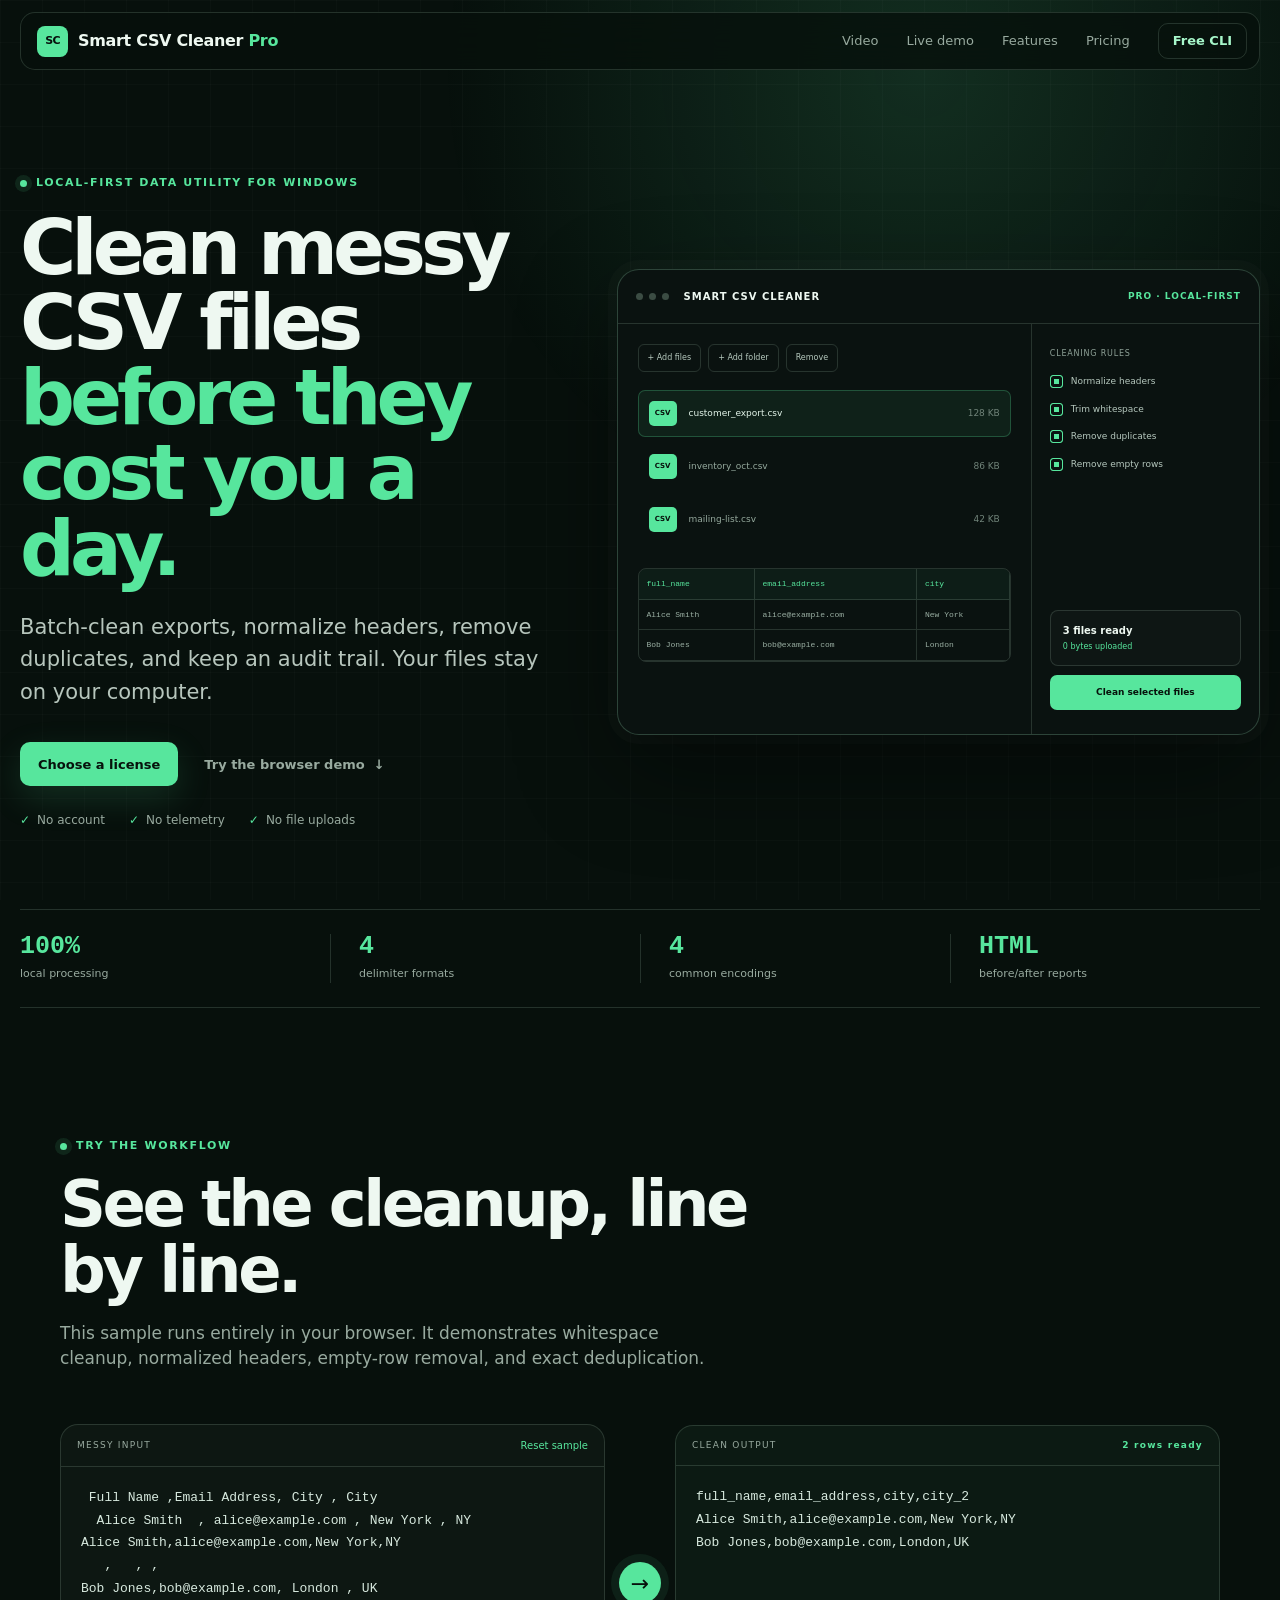
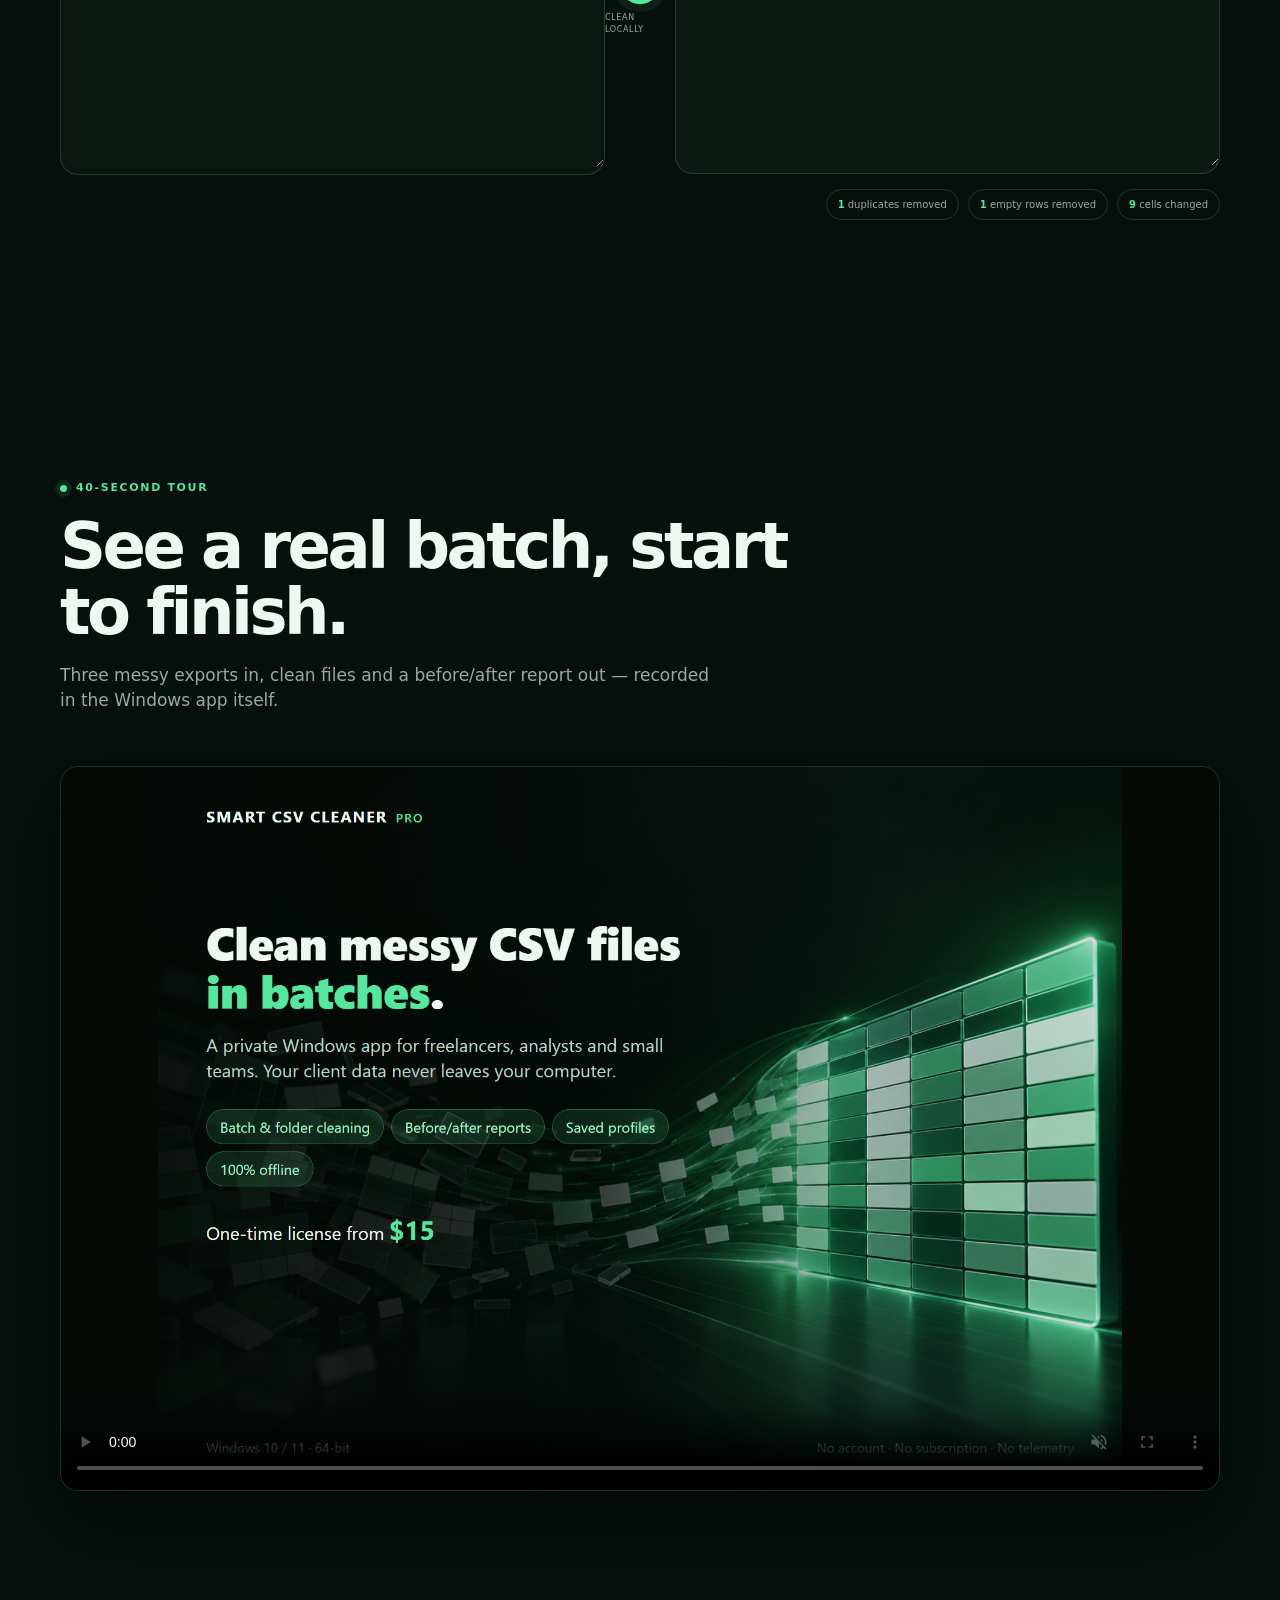
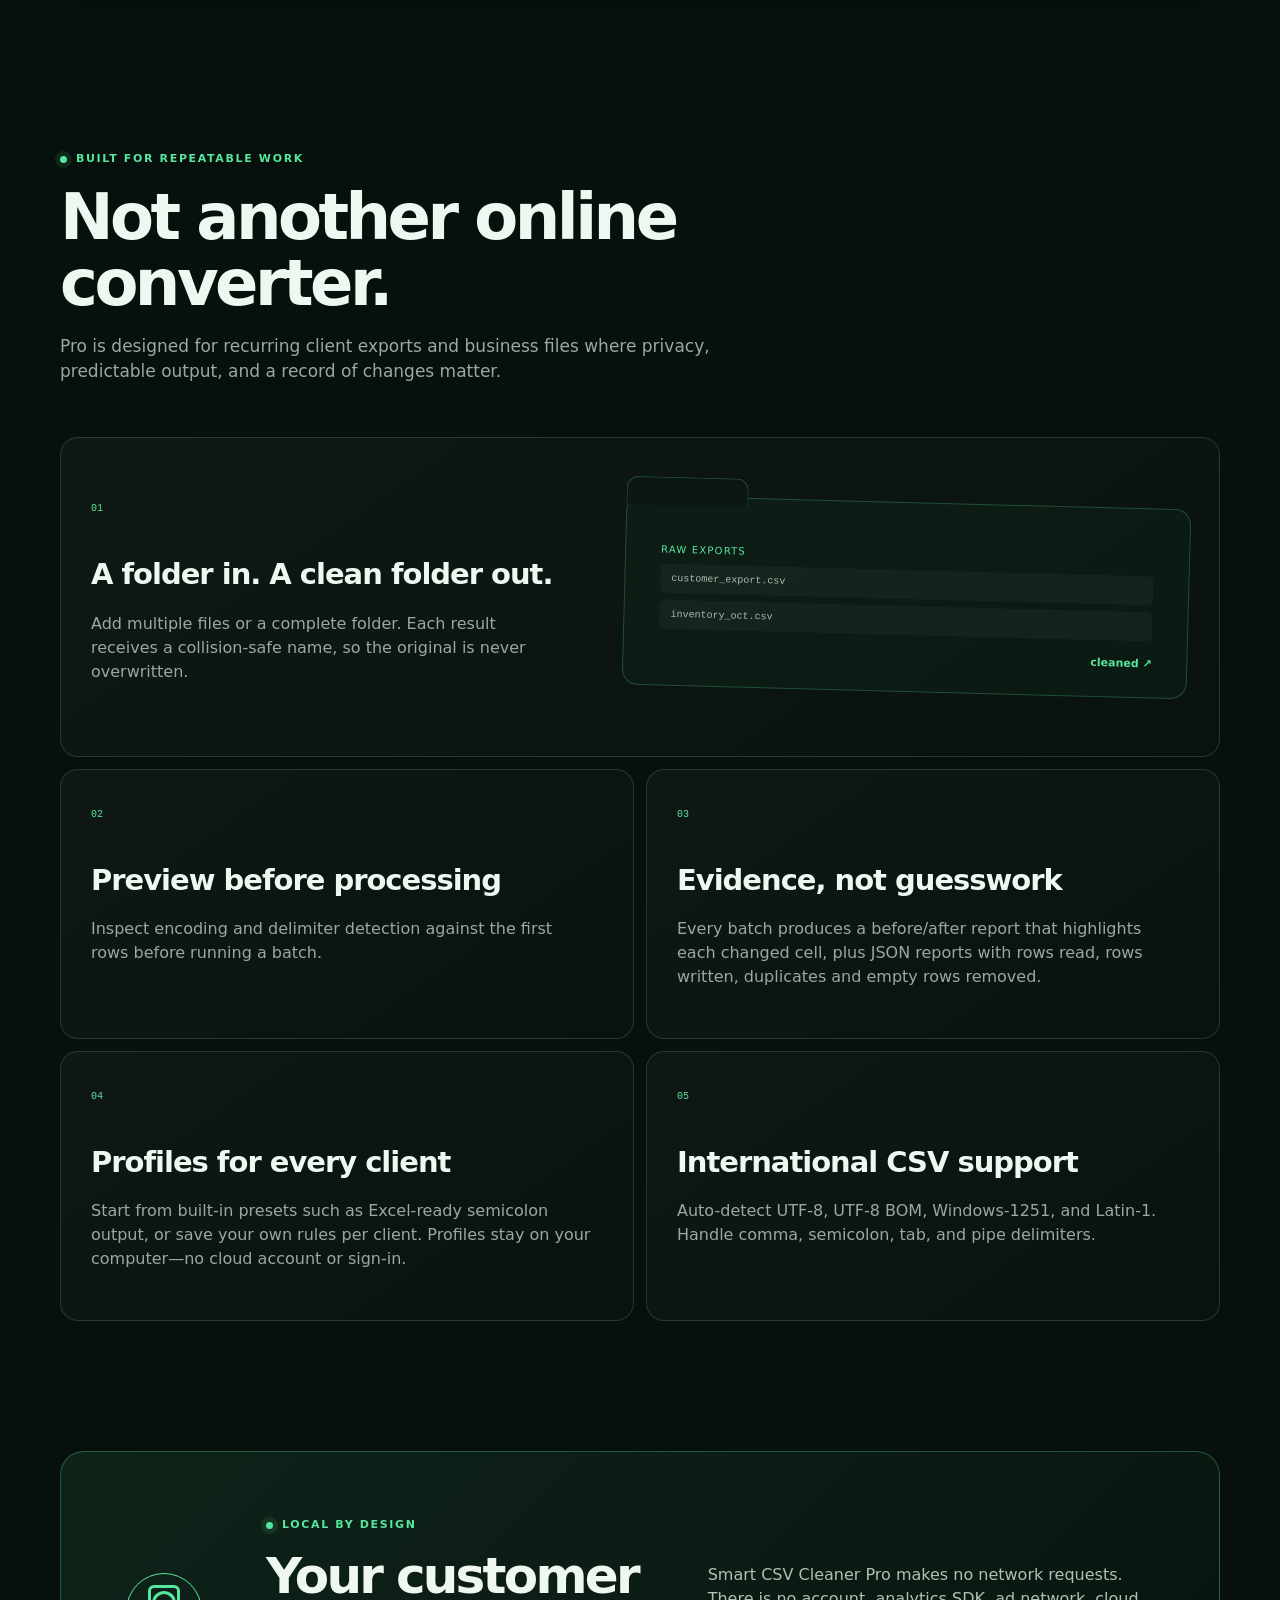
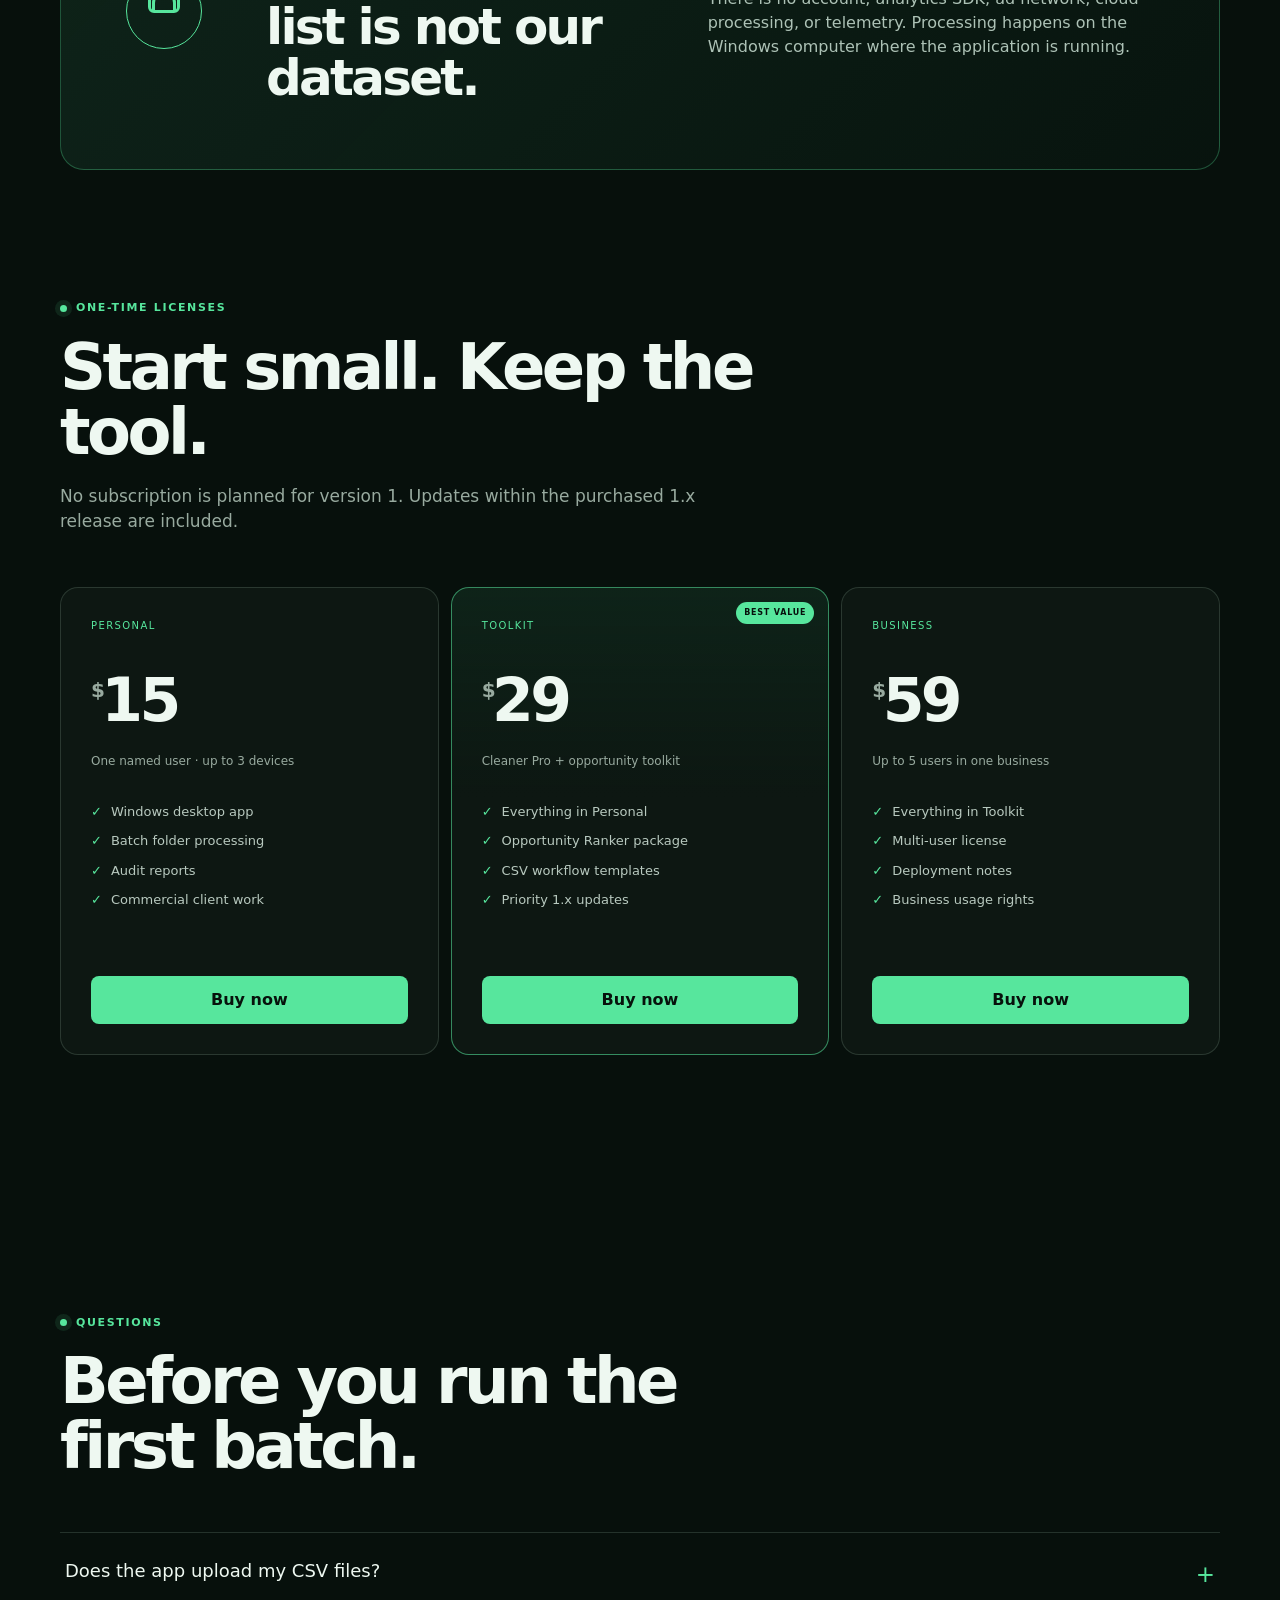
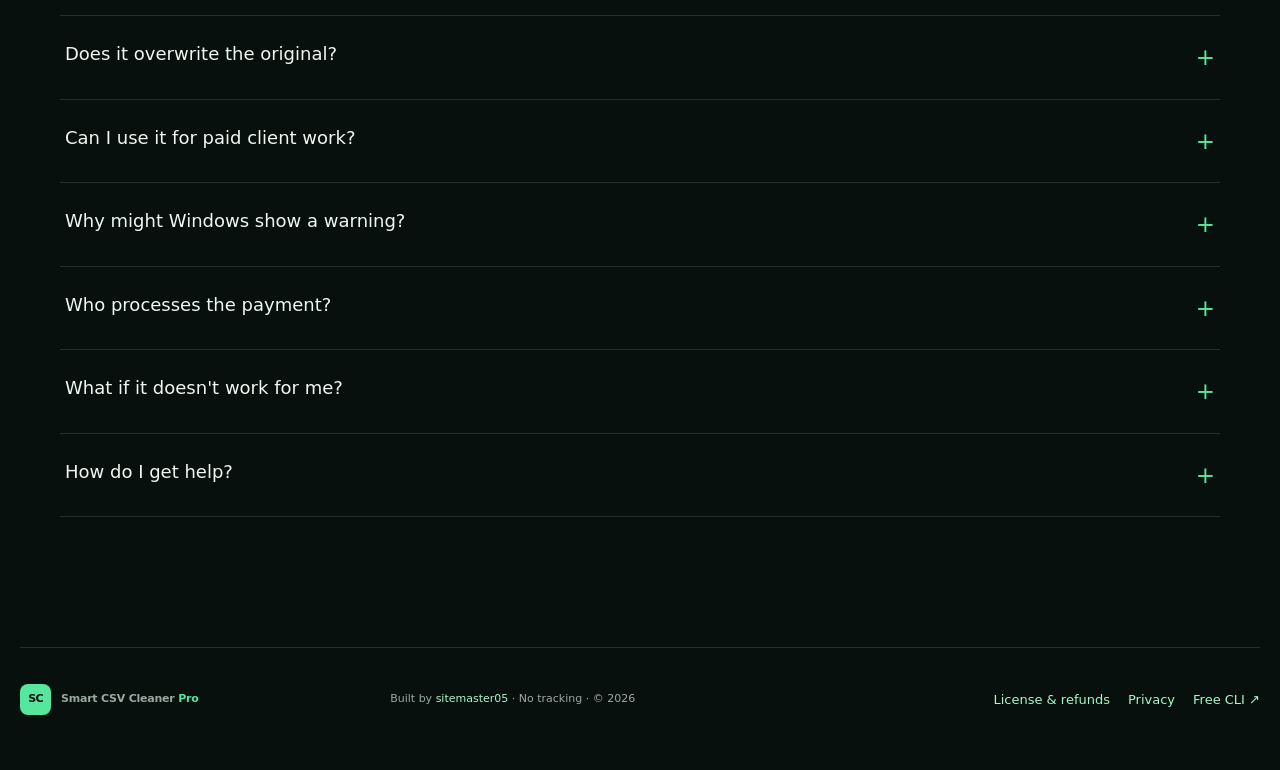
<file: index.html>
<!doctype html>
<html lang="en">
  <head>
    <meta charset="utf-8" />
    <meta name="viewport" content="width=device-width, initial-scale=1" />
    <meta name="description" content="Clean CSV files locally on Windows. Batch processing, previews, safe output names, and audit reports—without uploading business data." />
    <meta name="theme-color" content="#08100d" />
    <title>Smart CSV Cleaner Pro — clean data locally</title>
    <link rel="icon" type="image/png" href="./favicon.png" />
    <meta property="og:title" content="Smart CSV Cleaner Pro — clean CSV files locally on Windows" />
    <meta property="og:description" content="Batch-clean messy CSV exports, keep a before/after report, and never upload client data." />
    <meta property="og:image" content="https://sitemaster05.github.io/smart-csv-cleaner-site/og-cover.png" />
    <meta property="og:url" content="https://sitemaster05.github.io/smart-csv-cleaner-site/" />
    <meta name="twitter:card" content="summary_large_image" />
    <link rel="stylesheet" href="./styles.css" />
  </head>
  <body>
    <a class="skip-link" href="#main">Skip to content</a>
    <header class="topbar">
      <a class="brand" href="#top" aria-label="Smart CSV Cleaner Pro home">
        <span class="brand-mark" aria-hidden="true">SC</span>
        <span>Smart CSV Cleaner <b>Pro</b></span>
      </a>
      <nav aria-label="Primary navigation">
        <a href="#video">Video</a>
        <a href="#demo">Live demo</a>
        <a href="#features">Features</a>
        <a href="#pricing">Pricing</a>
      </nav>
      <a class="button button-small button-outline" href="https://github.com/sitemaster05/smart-csv-cleaner">Free CLI</a>
    </header>

    <main id="main">
      <section class="hero" id="top">
        <div class="hero-copy reveal">
          <p class="eyebrow"><span></span> Local-first data utility for Windows</p>
          <h1>Clean messy CSV files <em>before they cost you a day.</em></h1>
          <p class="hero-lead">Batch-clean exports, normalize headers, remove duplicates, and keep an audit trail. Your files stay on your computer.</p>
          <div class="hero-actions">
            <a class="button button-primary" href="#pricing">Choose a license</a>
            <a class="button button-quiet" href="#demo">Try the browser demo <span aria-hidden="true">↓</span></a>
          </div>
          <ul class="trust-list" aria-label="Product highlights">
            <li>No account</li>
            <li>No telemetry</li>
            <li>No file uploads</li>
          </ul>
        </div>

        <div class="app-frame reveal" aria-label="Product interface preview">
          <div class="app-titlebar">
            <div class="window-dots" aria-hidden="true"><i></i><i></i><i></i></div>
            <span>SMART CSV CLEANER</span>
            <b>PRO · LOCAL-FIRST</b>
          </div>
          <div class="app-body">
            <div class="file-panel">
              <div class="toolbar"><span>+ Add files</span><span>+ Add folder</span><span>Remove</span></div>
              <div class="file-row active"><i>CSV</i><span>customer_export.csv</span><b>128 KB</b></div>
              <div class="file-row"><i>CSV</i><span>inventory_oct.csv</span><b>86 KB</b></div>
              <div class="file-row"><i>CSV</i><span>mailing-list.csv</span><b>42 KB</b></div>
              <div class="mini-table" aria-hidden="true">
                <span>full_name</span><span>email_address</span><span>city</span>
                <b>Alice Smith</b><b>alice@example.com</b><b>New York</b>
                <b>Bob Jones</b><b>bob@example.com</b><b>London</b>
              </div>
            </div>
            <div class="rules-panel">
              <p>Cleaning rules</p>
              <label><i class="checked"></i> Normalize headers</label>
              <label><i class="checked"></i> Trim whitespace</label>
              <label><i class="checked"></i> Remove duplicates</label>
              <label><i class="checked"></i> Remove empty rows</label>
              <div class="result-chip"><b>3 files ready</b><span>0 bytes uploaded</span></div>
              <button type="button" tabindex="-1">Clean selected files</button>
            </div>
          </div>
        </div>
      </section>

      <section class="proof-strip" aria-label="Technical properties">
        <div><b>100%</b><span>local processing</span></div>
        <div><b>4</b><span>delimiter formats</span></div>
        <div><b>4</b><span>common encodings</span></div>
        <div><b>HTML</b><span>before/after reports</span></div>
      </section>

      <section class="demo section" id="demo">
        <div class="section-heading reveal">
          <p class="eyebrow"><span></span> Try the workflow</p>
          <h2>See the cleanup, line by line.</h2>
          <p>This sample runs entirely in your browser. It demonstrates whitespace cleanup, normalized headers, empty-row removal, and exact deduplication.</p>
        </div>
        <div class="demo-grid reveal">
          <div class="editor-card">
            <div class="card-label"><span>MESSY INPUT</span><button type="button" id="resetDemo">Reset sample</button></div>
            <textarea id="csvInput" spellcheck="false" aria-label="CSV input"></textarea>
          </div>
          <div class="demo-action">
            <button class="run-button" type="button" id="cleanDemo" aria-label="Clean sample CSV">→</button>
            <span>Clean locally</span>
          </div>
          <div class="editor-card result-card">
            <div class="card-label"><span>CLEAN OUTPUT</span><b id="demoStatus">Ready</b></div>
            <textarea id="csvOutput" spellcheck="false" readonly aria-label="Clean CSV output"></textarea>
          </div>
        </div>
        <div class="demo-metrics" id="demoMetrics" aria-live="polite">
          <span><b>0</b> duplicates removed</span>
          <span><b>0</b> empty rows removed</span>
          <span><b>0</b> cells changed</span>
        </div>
      </section>

      <section class="section video-tour" id="video">
        <div class="section-heading reveal">
          <p class="eyebrow"><span></span> 40-second tour</p>
          <h2>See a real batch, start to finish.</h2>
          <p>Three messy exports in, clean files and a before/after report out — recorded in the Windows app itself.</p>
        </div>
        <video class="demo-video reveal" src="./demo.mp4" poster="./og-cover.png" controls muted playsinline preload="metadata"></video>
      </section>

      <section class="section features" id="features">
        <div class="section-heading reveal">
          <p class="eyebrow"><span></span> Built for repeatable work</p>
          <h2>Not another online converter.</h2>
          <p>Pro is designed for recurring client exports and business files where privacy, predictable output, and a record of changes matter.</p>
        </div>
        <div class="feature-grid">
          <article class="feature feature-wide reveal">
            <div><span class="feature-number">01</span><h3>A folder in. A clean folder out.</h3><p>Add multiple files or a complete folder. Each result receives a collision-safe name, so the original is never overwritten.</p></div>
            <div class="folder-visual" aria-hidden="true"><i>raw exports</i><span>customer_export.csv</span><span>inventory_oct.csv</span><b>cleaned ↗</b></div>
          </article>
          <article class="feature reveal"><span class="feature-number">02</span><h3>Preview before processing</h3><p>Inspect encoding and delimiter detection against the first rows before running a batch.</p></article>
          <article class="feature reveal"><span class="feature-number">03</span><h3>Evidence, not guesswork</h3><p>Every batch produces a before/after report that highlights each changed cell, plus JSON reports with rows read, rows written, duplicates and empty rows removed.</p></article>
          <article class="feature reveal"><span class="feature-number">04</span><h3>Profiles for every client</h3><p>Start from built-in presets such as Excel-ready semicolon output, or save your own rules per client. Profiles stay on your computer—no cloud account or sign-in.</p></article>
          <article class="feature reveal"><span class="feature-number">05</span><h3>International CSV support</h3><p>Auto-detect UTF-8, UTF-8 BOM, Windows-1251, and Latin-1. Handle comma, semicolon, tab, and pipe delimiters.</p></article>
        </div>
      </section>

      <section class="privacy section reveal">
        <div class="privacy-lock" aria-hidden="true"><span></span></div>
        <div><p class="eyebrow"><span></span> Local by design</p><h2>Your customer list is not our dataset.</h2></div>
        <p>Smart CSV Cleaner Pro makes no network requests. There is no account, analytics SDK, ad network, cloud processing, or telemetry. Processing happens on the Windows computer where the application is running.</p>
      </section>

      <section class="section pricing" id="pricing">
        <div class="section-heading reveal">
          <p class="eyebrow"><span></span> One-time licenses</p>
          <h2>Start small. Keep the tool.</h2>
          <p>No subscription is planned for version 1. Updates within the purchased 1.x release are included.</p>
        </div>
        <div class="pricing-grid">
          <article class="price-card reveal">
            <p>PERSONAL</p><h3><sup>$</sup>15</h3><span>One named user · up to 3 devices</span>
            <ul><li>Windows desktop app</li><li>Batch folder processing</li><li>Audit reports</li><li>Commercial client work</li></ul>
            <button type="button" data-checkout="personal" disabled>Checkout opens soon</button>
          </article>
          <article class="price-card featured reveal">
            <div class="popular">BEST VALUE</div><p>TOOLKIT</p><h3><sup>$</sup>29</h3><span>Cleaner Pro + opportunity toolkit</span>
            <ul><li>Everything in Personal</li><li>Opportunity Ranker package</li><li>CSV workflow templates</li><li>Priority 1.x updates</li></ul>
            <button type="button" data-checkout="toolkit" disabled>Checkout opens soon</button>
          </article>
          <article class="price-card reveal">
            <p>BUSINESS</p><h3><sup>$</sup>59</h3><span>Up to 5 users in one business</span>
            <ul><li>Everything in Toolkit</li><li>Multi-user license</li><li>Deployment notes</li><li>Business usage rights</li></ul>
            <button type="button" data-checkout="business" disabled>Checkout opens soon</button>
          </article>
        </div>
        <p class="launch-note">Checkout will activate after payment-provider verification. The free open-source CLI remains available on GitHub.</p>
      </section>

      <section class="section faq">
        <div class="section-heading reveal"><p class="eyebrow"><span></span> Questions</p><h2>Before you run the first batch.</h2></div>
        <div class="faq-list">
          <details class="reveal"><summary>Does the app upload my CSV files?</summary><p>No. Version 1.0.0 has no networking code. Files are read and written on the local Windows computer.</p></details>
          <details class="reveal"><summary>Does it overwrite the original?</summary><p>No. Outputs use a <code>_cleaned.csv</code> suffix. If a name already exists, the app adds a number instead of replacing it.</p></details>
          <details class="reveal"><summary>Can I use it for paid client work?</summary><p>Yes. The Personal license permits commercial data-processing work by the named buyer. A Business license covers multiple users.</p></details>
          <details class="reveal"><summary>Why might Windows show a warning?</summary><p>The first release is independently distributed and is not code-signed. Verify the official download and its published SHA-256 before running it.</p></details>
          <details class="reveal"><summary>Who processes the payment?</summary><p>Checkout is handled by Lemon Squeezy, the merchant of record. They accept cards and PayPal, calculate sales tax or VAT for your country, and email your receipt and download link instantly.</p></details>
          <details class="reveal"><summary>What if it doesn't work for me?</summary><p>If the app does not run on your Windows 10/11 computer or does not do what this page describes, ask for a refund within 14 days of purchase. See the <a href="./terms.html">license and refund terms</a>.</p></details>
          <details class="reveal"><summary>How do I get help?</summary><p>Reply to your purchase receipt email — it reaches the developer directly. Bug reports for the free CLI can also be opened on <a href="https://github.com/sitemaster05/smart-csv-cleaner/issues">GitHub</a>.</p></details>
        </div>
      </section>
    </main>

    <footer>
      <div class="brand"><span class="brand-mark" aria-hidden="true">SC</span><span>Smart CSV Cleaner <b>Pro</b></span></div>
      <p>Built by <a href="https://github.com/sitemaster05">sitemaster05</a> · No tracking · © 2026</p>
      <nav class="footer-links" aria-label="Legal">
        <a href="./terms.html">License &amp; refunds</a>
        <a href="./privacy.html">Privacy</a>
        <a href="https://github.com/sitemaster05/smart-csv-cleaner">Free CLI ↗</a>
      </nav>
    </footer>
    <script src="./app.js" defer></script>
  </body>
</html>
</file>
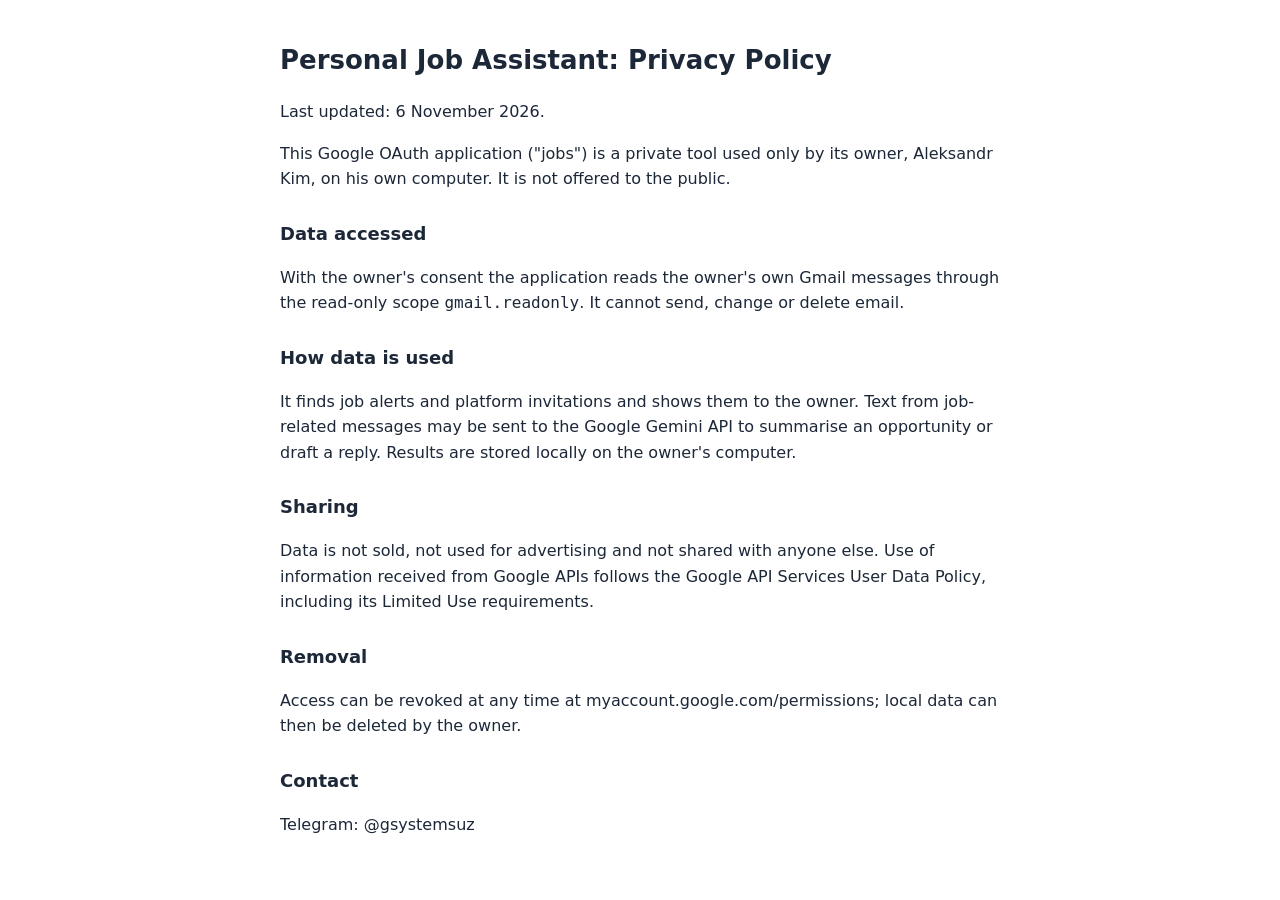
<file: job-assistant-privacy.html>
<!doctype html>
<html lang="en">
<head>
  <meta charset="utf-8">
  <meta name="viewport" content="width=device-width, initial-scale=1">
  <meta name="robots" content="noindex">
  <title>Personal Job Assistant: Privacy Policy</title>
  <style>
    body { font: 16px/1.6 system-ui, "Segoe UI", Arial, sans-serif; max-width: 720px; margin: 40px auto; padding: 0 16px; color: #1c2738; background: #fff; }
    h1 { font-size: 26px; } h2 { font-size: 18px; margin-top: 28px; }
  </style>
</head>
<body>
  <h1>Personal Job Assistant: Privacy Policy</h1>
  <p>Last updated: 6 November 2026.</p>
  <p>This Google OAuth application ("jobs") is a private tool used only by its owner, Aleksandr Kim, on his own computer. It is not offered to the public.</p>
  <h2>Data accessed</h2>
  <p>With the owner's consent the application reads the owner's own Gmail messages through the read-only scope <code>gmail.readonly</code>. It cannot send, change or delete email.</p>
  <h2>How data is used</h2>
  <p>It finds job alerts and platform invitations and shows them to the owner. Text from job-related messages may be sent to the Google Gemini API to summarise an opportunity or draft a reply. Results are stored locally on the owner's computer.</p>
  <h2>Sharing</h2>
  <p>Data is not sold, not used for advertising and not shared with anyone else. Use of information received from Google APIs follows the Google API Services User Data Policy, including its Limited Use requirements.</p>
  <h2>Removal</h2>
  <p>Access can be revoked at any time at myaccount.google.com/permissions; local data can then be deleted by the owner.</p>
  <h2>Contact</h2>
  <p>Telegram: @gsystemsuz</p>
</body>
</html>
</file>
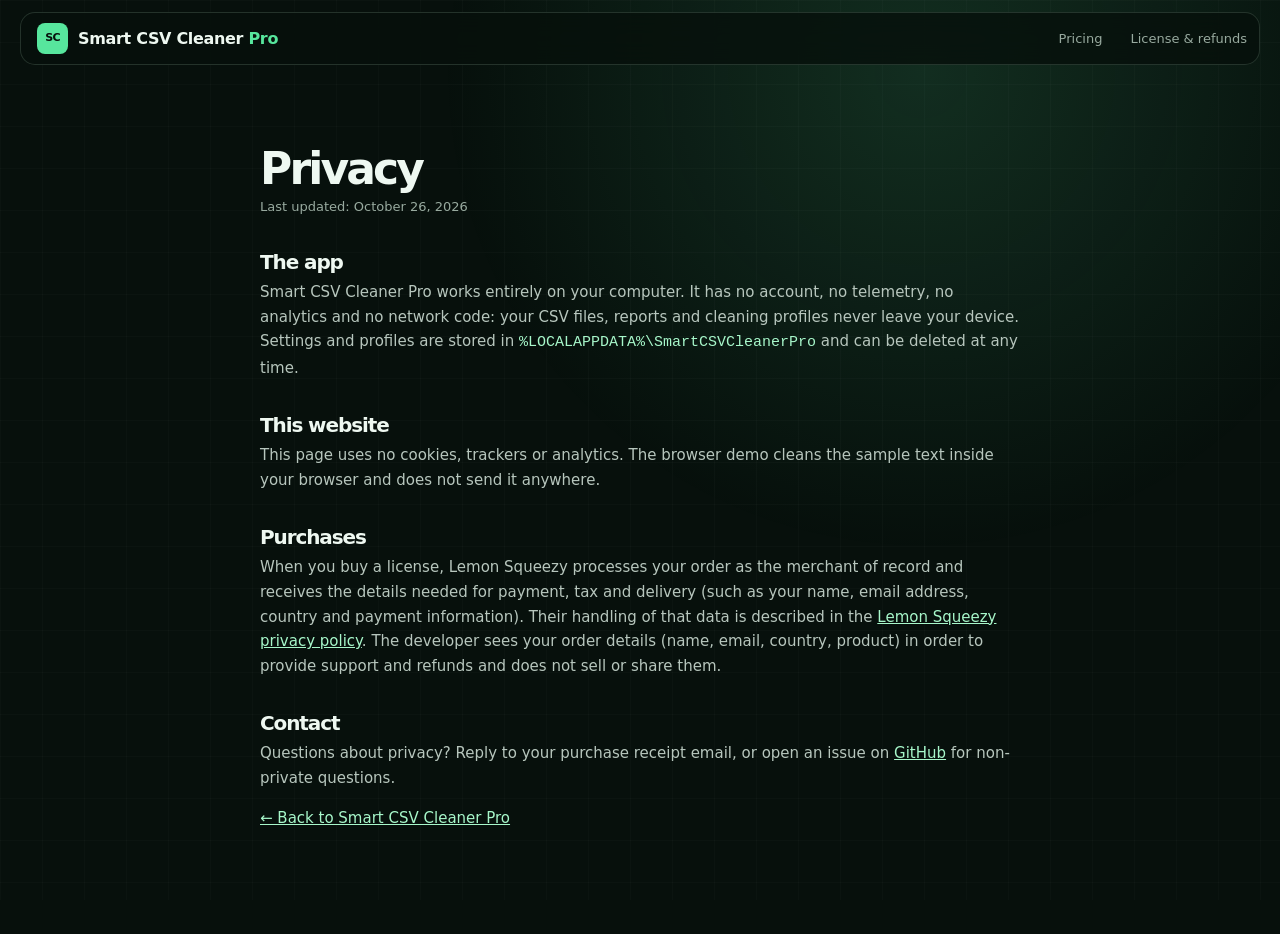
<file: privacy.html>
<!doctype html>
<html lang="en">
  <head>
    <meta charset="utf-8" />
    <meta name="viewport" content="width=device-width, initial-scale=1" />
    <meta name="description" content="Privacy policy for Smart CSV Cleaner Pro and this website." />
    <meta name="theme-color" content="#08100d" />
    <title>Privacy — Smart CSV Cleaner Pro</title>
    <link rel="icon" type="image/png" href="./favicon.png" />
    <link rel="stylesheet" href="./styles.css" />
  </head>
  <body>
    <header class="topbar">
      <a class="brand" href="./index.html" aria-label="Smart CSV Cleaner Pro home">
        <span class="brand-mark" aria-hidden="true">SC</span>
        <span>Smart CSV Cleaner <b>Pro</b></span>
      </a>
      <nav aria-label="Primary navigation"><a href="./index.html#pricing">Pricing</a><a href="./terms.html">License &amp; refunds</a></nav>
    </header>

    <main class="legal">
      <h1>Privacy</h1>
      <p class="updated">Last updated: October 26, 2026</p>

      <h2>The app</h2>
      <p>Smart CSV Cleaner Pro works entirely on your computer. It has no account, no telemetry, no analytics and no
        network code: your CSV files, reports and cleaning profiles never leave your device. Settings and profiles are
        stored in <code>%LOCALAPPDATA%\SmartCSVCleanerPro</code> and can be deleted at any time.</p>

      <h2>This website</h2>
      <p>This page uses no cookies, trackers or analytics. The browser demo cleans the sample text inside your browser
        and does not send it anywhere.</p>

      <h2>Purchases</h2>
      <p>When you buy a license, Lemon Squeezy processes your order as the merchant of record and receives the details
        needed for payment, tax and delivery (such as your name, email address, country and payment information). Their
        handling of that data is described in the
        <a href="https://www.lemonsqueezy.com/privacy">Lemon Squeezy privacy policy</a>. The developer sees your order
        details (name, email, country, product) in order to provide support and refunds and does not sell or share them.</p>

      <h2>Contact</h2>
      <p>Questions about privacy? Reply to your purchase receipt email, or open an issue on
        <a href="https://github.com/sitemaster05/smart-csv-cleaner/issues">GitHub</a> for non-private questions.</p>

      <p><a href="./index.html">← Back to Smart CSV Cleaner Pro</a></p>
    </main>
  </body>
</html>
</file>
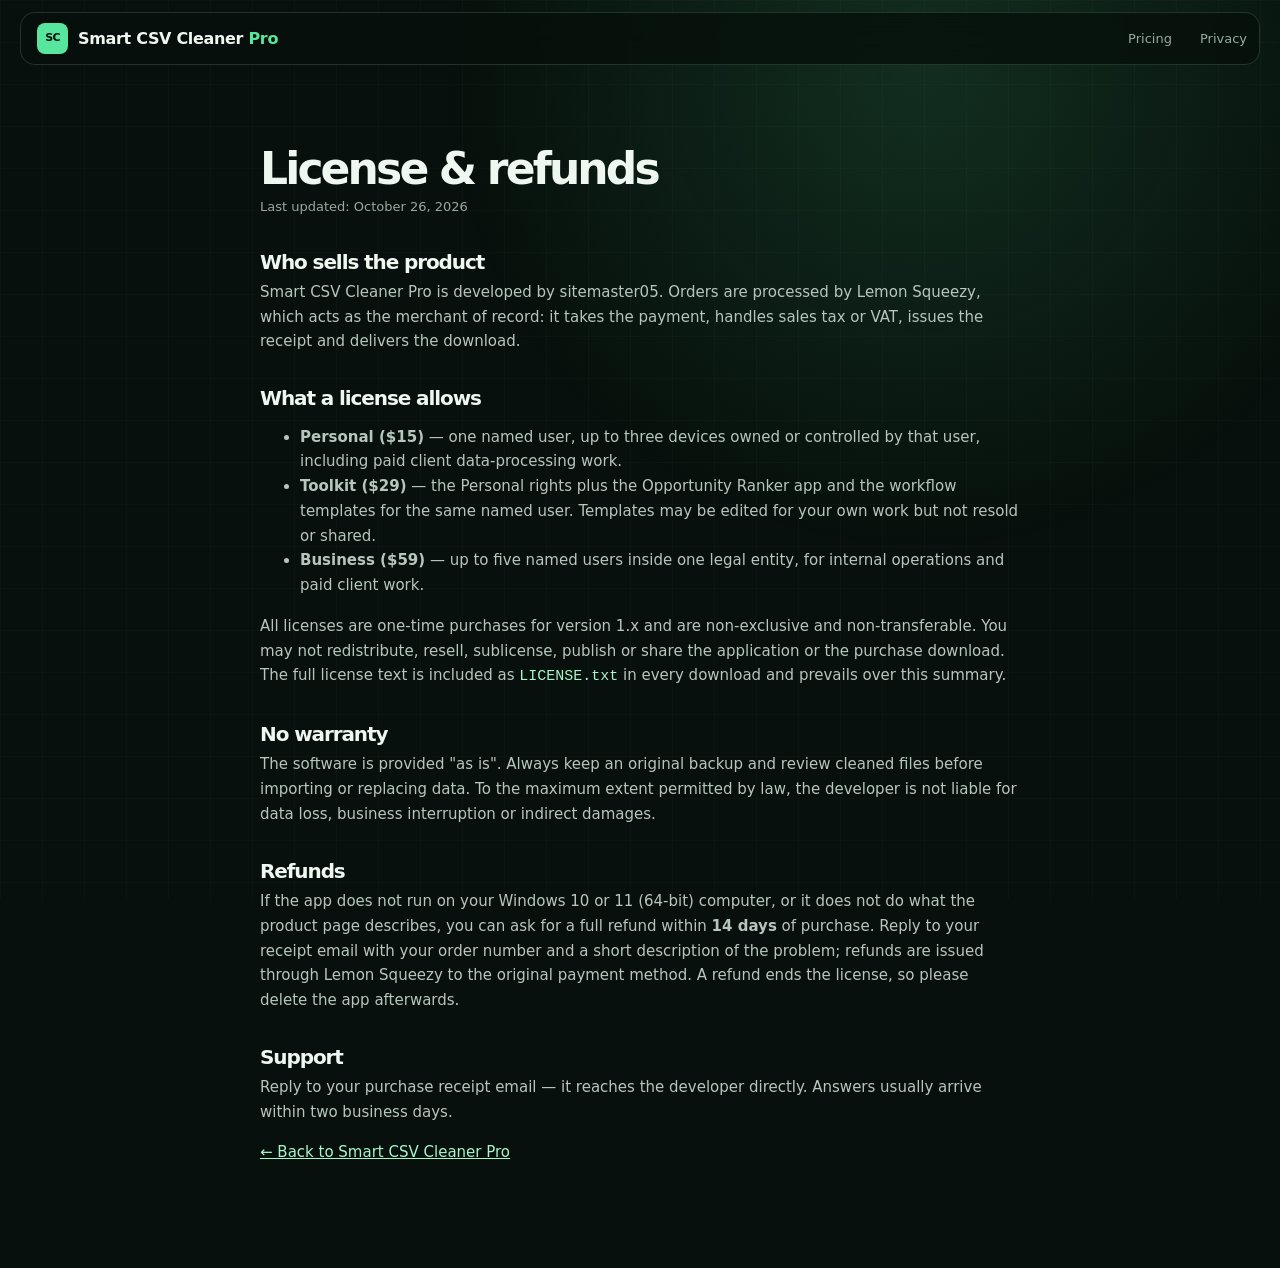
<file: terms.html>
<!doctype html>
<html lang="en">
  <head>
    <meta charset="utf-8" />
    <meta name="viewport" content="width=device-width, initial-scale=1" />
    <meta name="description" content="License summary and refund policy for Smart CSV Cleaner Pro." />
    <meta name="theme-color" content="#08100d" />
    <title>License &amp; refunds — Smart CSV Cleaner Pro</title>
    <link rel="icon" type="image/png" href="./favicon.png" />
    <link rel="stylesheet" href="./styles.css" />
  </head>
  <body>
    <header class="topbar">
      <a class="brand" href="./index.html" aria-label="Smart CSV Cleaner Pro home">
        <span class="brand-mark" aria-hidden="true">SC</span>
        <span>Smart CSV Cleaner <b>Pro</b></span>
      </a>
      <nav aria-label="Primary navigation"><a href="./index.html#pricing">Pricing</a><a href="./privacy.html">Privacy</a></nav>
    </header>

    <main class="legal">
      <h1>License &amp; refunds</h1>
      <p class="updated">Last updated: October 26, 2026</p>

      <h2>Who sells the product</h2>
      <p>Smart CSV Cleaner Pro is developed by sitemaster05. Orders are processed by Lemon Squeezy, which acts as the
        merchant of record: it takes the payment, handles sales tax or VAT, issues the receipt and delivers the download.</p>

      <h2>What a license allows</h2>
      <ul>
        <li><b>Personal ($15)</b> — one named user, up to three devices owned or controlled by that user, including paid
          client data-processing work.</li>
        <li><b>Toolkit ($29)</b> — the Personal rights plus the Opportunity Ranker app and the workflow templates for the
          same named user. Templates may be edited for your own work but not resold or shared.</li>
        <li><b>Business ($59)</b> — up to five named users inside one legal entity, for internal operations and paid
          client work.</li>
      </ul>
      <p>All licenses are one-time purchases for version 1.x and are non-exclusive and non-transferable. You may not
        redistribute, resell, sublicense, publish or share the application or the purchase download. The full license
        text is included as <code>LICENSE.txt</code> in every download and prevails over this summary.</p>

      <h2>No warranty</h2>
      <p>The software is provided "as is". Always keep an original backup and review cleaned files before importing or
        replacing data. To the maximum extent permitted by law, the developer is not liable for data loss, business
        interruption or indirect damages.</p>

      <h2>Refunds</h2>
      <p>If the app does not run on your Windows 10 or 11 (64-bit) computer, or it does not do what the product page
        describes, you can ask for a full refund within <b>14 days</b> of purchase. Reply to your receipt email with your
        order number and a short description of the problem; refunds are issued through Lemon Squeezy to the original
        payment method. A refund ends the license, so please delete the app afterwards.</p>

      <h2>Support</h2>
      <p>Reply to your purchase receipt email — it reaches the developer directly. Answers usually arrive within two
        business days.</p>

      <p><a href="./index.html">← Back to Smart CSV Cleaner Pro</a></p>
    </main>
  </body>
</html>
</file>
<file: styles.css>
:root {
  --ink: #07100c;
  --panel: #0d1712;
  --panel-2: #111f18;
  --line: rgba(191, 229, 207, 0.16);
  --text: #eef8f1;
  --muted: #98aa9f;
  --green: #57e69d;
  --green-soft: #a7f7ca;
  --paper: #eef3eb;
  --paper-ink: #132119;
  --radius: 18px;
}

* { box-sizing: border-box; }
html { scroll-behavior: smooth; }
body { margin: 0; color: var(--text); background: var(--ink); font-family: Inter, ui-sans-serif, system-ui, -apple-system, BlinkMacSystemFont, "Segoe UI", sans-serif; line-height: 1.5; }
body::before { content: ""; position: fixed; inset: 0; z-index: -2; background: radial-gradient(circle at 72% 8%, rgba(87, 230, 157, .14), transparent 30rem), linear-gradient(rgba(255,255,255,.018) 1px, transparent 1px), linear-gradient(90deg, rgba(255,255,255,.018) 1px, transparent 1px); background-size: auto, 42px 42px, 42px 42px; }
a { color: inherit; }
button, textarea { font: inherit; }
.skip-link { position: absolute; left: -9999px; top: 0; padding: 10px 16px; color: var(--ink); background: var(--green); z-index: 20; }
.skip-link:focus { left: 12px; top: 12px; }
.topbar { position: sticky; top: 0; z-index: 10; width: min(1240px, calc(100% - 32px)); margin: 12px auto 0; padding: 10px 12px 10px 16px; display: flex; align-items: center; justify-content: space-between; gap: 28px; border: 1px solid var(--line); border-radius: 15px; background: rgba(7, 16, 12, .82); backdrop-filter: blur(18px); }
.brand { display: inline-flex; align-items: center; gap: 10px; text-decoration: none; letter-spacing: -.02em; font-weight: 640; white-space: nowrap; }
.brand b { color: var(--green); font-weight: 700; }
.brand-mark { width: 31px; height: 31px; display: grid; place-items: center; border-radius: 8px; color: var(--ink); background: var(--green); font-size: 11px; font-weight: 900; letter-spacing: -.06em; }
nav { display: flex; gap: 28px; margin-left: auto; }
nav a { color: var(--muted); text-decoration: none; font-size: 13px; }
nav a:hover { color: var(--text); }
.button { min-height: 44px; padding: 0 18px; display: inline-flex; align-items: center; justify-content: center; gap: 9px; border-radius: 10px; text-decoration: none; font-size: 13px; font-weight: 700; }
.button-small { min-height: 36px; padding-inline: 14px; }
.button-outline { border: 1px solid var(--line); color: var(--green-soft); }
.button-primary { color: #07120c; background: var(--green); box-shadow: 0 12px 35px rgba(87,230,157,.15); }
.button-primary:hover { background: #77efb1; transform: translateY(-1px); }
.button-quiet { color: var(--muted); }

.hero { width: min(1240px, calc(100% - 40px)); min-height: 760px; margin: 0 auto; padding: 105px 0 80px; display: grid; grid-template-columns: .9fr 1.1fr; align-items: center; gap: 70px; }
.eyebrow { margin: 0 0 18px; display: flex; align-items: center; gap: 9px; color: var(--green); text-transform: uppercase; letter-spacing: .15em; font-size: 11px; font-weight: 800; }
.eyebrow > span { width: 7px; height: 7px; border-radius: 50%; background: var(--green); box-shadow: 0 0 0 5px rgba(87,230,157,.1); }
h1, h2, h3, p { margin-top: 0; }
h1 { margin-bottom: 25px; font-size: clamp(48px, 6vw, 82px); line-height: .98; letter-spacing: -.065em; font-weight: 680; }
h1 em { display: block; color: var(--green); font-style: normal; }
.hero-lead { max-width: 610px; color: #b7c6bd; font-size: clamp(17px, 2vw, 21px); line-height: 1.55; }
.hero-actions { display: flex; flex-wrap: wrap; gap: 8px; margin: 34px 0 25px; }
.trust-list { display: flex; flex-wrap: wrap; gap: 24px; margin: 0; padding: 0; list-style: none; color: var(--muted); font-size: 12px; }
.trust-list li::before { content: "✓"; margin-right: 7px; color: var(--green); font-weight: 900; }

.app-frame { border: 1px solid rgba(167,247,202,.22); border-radius: 22px; overflow: hidden; background: #0a1210; box-shadow: 0 35px 100px rgba(0,0,0,.42), 0 0 0 9px rgba(255,255,255,.02); transform: perspective(1000px) rotateY(-3deg) rotateX(1deg); }
.app-titlebar { height: 54px; padding: 0 18px; display: flex; align-items: center; gap: 15px; border-bottom: 1px solid var(--line); font-size: 10px; letter-spacing: .1em; }
.app-titlebar > span { font-weight: 800; }
.app-titlebar > b { margin-left: auto; color: var(--green); font-size: 9px; }
.window-dots { display: flex; gap: 6px; }
.window-dots i { width: 7px; height: 7px; border-radius: 50%; background: #3b4c43; }
.app-body { min-height: 410px; display: grid; grid-template-columns: 1.55fr .85fr; }
.file-panel { padding: 20px; border-right: 1px solid var(--line); }
.toolbar { display: flex; gap: 7px; margin-bottom: 18px; }
.toolbar span { padding: 7px 9px; border: 1px solid var(--line); border-radius: 6px; color: #b5c8bd; font-size: 8px; }
.file-row { margin-bottom: 6px; padding: 10px; display: grid; grid-template-columns: 31px 1fr auto; align-items: center; gap: 9px; border: 1px solid transparent; border-radius: 7px; color: #95a99d; font-size: 9px; }
.file-row.active { border-color: rgba(87,230,157,.25); background: rgba(87,230,157,.07); color: #e3f5ea; }
.file-row i { width: 28px; height: 25px; display: grid; place-items: center; border-radius: 5px; color: #07120c; background: var(--green); font-style: normal; font-size: 7px; font-weight: 900; }
.file-row b { color: #71847a; font-weight: 500; }
.mini-table { margin-top: 25px; display: grid; grid-template-columns: 1fr 1.4fr .8fr; border: 1px solid var(--line); border-radius: 8px; overflow: hidden; font: 8px/1.2 ui-monospace, SFMono-Regular, Menlo, monospace; }
.mini-table span, .mini-table b { padding: 10px 8px; border-right: 1px solid var(--line); border-bottom: 1px solid var(--line); overflow: hidden; white-space: nowrap; }
.mini-table span { color: var(--green); background: rgba(87,230,157,.05); }
.mini-table b { color: #9bb0a4; font-weight: 400; }
.rules-panel { padding: 24px 18px; display: flex; flex-direction: column; }
.rules-panel > p { color: #8ea197; text-transform: uppercase; letter-spacing: .1em; font-size: 8px; }
.rules-panel label { display: flex; align-items: center; gap: 8px; margin: 7px 0; color: #b5c7bd; font-size: 9px; }
.rules-panel i { width: 13px; height: 13px; border: 1px solid #476456; border-radius: 3px; }
.rules-panel i.checked { border-color: var(--green); background: var(--green); box-shadow: inset 0 0 0 3px #0a1210; }
.result-chip { margin-top: auto; padding: 12px; display: flex; flex-direction: column; border: 1px solid var(--line); border-radius: 8px; background: rgba(255,255,255,.02); }
.result-chip b { font-size: 10px; }
.result-chip span { margin-top: 3px; color: var(--green); font-size: 8px; }
.rules-panel button { margin-top: 9px; padding: 11px; border: 0; border-radius: 7px; color: #07120c; background: var(--green); font-size: 9px; font-weight: 800; }

.proof-strip { width: min(1240px, calc(100% - 40px)); margin: 0 auto; padding: 24px 0; display: grid; grid-template-columns: repeat(4, 1fr); border-top: 1px solid var(--line); border-bottom: 1px solid var(--line); }
.proof-strip div { padding-left: 28px; display: flex; flex-direction: column; border-left: 1px solid var(--line); }
.proof-strip div:first-child { padding-left: 0; border-left: 0; }
.proof-strip b { font: 600 25px/1 ui-monospace, SFMono-Regular, Menlo, monospace; color: var(--green); }
.proof-strip span { margin-top: 7px; color: var(--muted); font-size: 11px; }

.section { width: min(1160px, calc(100% - 40px)); margin: 0 auto; padding: 130px 0; }
.section-heading { max-width: 760px; margin-bottom: 52px; }
h2 { margin-bottom: 18px; font-size: clamp(38px, 5vw, 65px); line-height: 1.02; letter-spacing: -.055em; }
.section-heading > p:last-child { max-width: 650px; color: var(--muted); font-size: 17px; }
.demo-grid { display: grid; grid-template-columns: 1fr 70px 1fr; align-items: center; }
.editor-card { border: 1px solid var(--line); border-radius: var(--radius); overflow: hidden; background: var(--panel); }
.card-label { padding: 13px 16px; display: flex; justify-content: space-between; align-items: center; border-bottom: 1px solid var(--line); color: var(--muted); font-size: 9px; letter-spacing: .14em; }
.card-label button { padding: 0; border: 0; color: var(--green); background: transparent; cursor: pointer; font-size: 10px; }
.card-label b { color: var(--green); font-weight: 700; }
.editor-card textarea { width: 100%; min-height: 300px; padding: 20px; border: 0; outline: 0; resize: vertical; color: #d7e9de; background: transparent; font: 13px/1.75 ui-monospace, SFMono-Regular, Menlo, monospace; }
.result-card { background: #0c1a13; }
.demo-action { display: flex; flex-direction: column; align-items: center; gap: 8px; color: var(--muted); font-size: 8px; text-transform: uppercase; letter-spacing: .08em; }
.run-button { width: 42px; height: 42px; border: 0; border-radius: 50%; color: var(--ink); background: var(--green); cursor: pointer; font-size: 22px; box-shadow: 0 0 0 8px rgba(87,230,157,.08); }
.run-button:hover { transform: scale(1.06); }
.demo-metrics { margin-top: 14px; display: flex; justify-content: flex-end; flex-wrap: wrap; gap: 9px; }
.demo-metrics span { padding: 7px 11px; border: 1px solid var(--line); border-radius: 999px; color: var(--muted); font-size: 10px; }
.demo-metrics b { color: var(--green); }

.feature-grid { display: grid; grid-template-columns: repeat(2, 1fr); gap: 12px; }
.feature { min-height: 270px; padding: 30px; border: 1px solid var(--line); border-radius: var(--radius); background: linear-gradient(145deg, rgba(255,255,255,.035), rgba(255,255,255,.012)); }
.feature-wide { min-height: 320px; grid-column: 1 / -1; display: grid; grid-template-columns: .9fr 1.1fr; align-items: center; gap: 70px; }
.feature-number { color: var(--green); font: 10px ui-monospace, SFMono-Regular, Menlo, monospace; }
.feature h3 { max-width: 480px; margin: 35px 0 15px; font-size: 29px; letter-spacing: -.035em; }
.feature p { max-width: 500px; color: var(--muted); }
.folder-visual { position: relative; min-height: 190px; padding: 45px 35px 25px; display: flex; flex-direction: column; gap: 7px; border: 1px solid rgba(87,230,157,.25); border-radius: 16px; background: rgba(87,230,157,.035); transform: rotate(1.5deg); }
.folder-visual::before { content: ""; position: absolute; width: 120px; height: 28px; left: -1px; top: -20px; border: 1px solid rgba(87,230,157,.25); border-bottom: 0; border-radius: 12px 12px 0 0; background: #0c1712; }
.folder-visual i { color: var(--green); font-size: 10px; font-style: normal; text-transform: uppercase; letter-spacing: .12em; }
.folder-visual span { padding: 9px 11px; border-radius: 6px; color: #a9bcb1; background: rgba(255,255,255,.035); font: 10px ui-monospace, SFMono-Regular, Menlo, monospace; }
.folder-visual b { margin-top: auto; align-self: flex-end; color: var(--green); font-size: 11px; }

.privacy { padding: 65px; display: grid; grid-template-columns: 100px .9fr 1fr; align-items: center; gap: 40px; border: 1px solid rgba(87,230,157,.3); border-radius: 24px; background: linear-gradient(135deg, rgba(87,230,157,.095), rgba(87,230,157,.02)); }
.privacy h2 { margin: 0; font-size: clamp(34px, 4vw, 50px); }
.privacy > p { margin: 0; color: #adc2b6; }
.privacy-lock { width: 76px; height: 76px; position: relative; display: grid; place-items: center; border: 1px solid var(--green); border-radius: 50%; }
.privacy-lock::before { content: ""; width: 26px; height: 22px; border: 3px solid var(--green); border-radius: 6px; }
.privacy-lock::after { content: ""; position: absolute; width: 18px; height: 17px; top: 17px; border: 3px solid var(--green); border-bottom: 0; border-radius: 15px 15px 0 0; }

.pricing-grid { display: grid; grid-template-columns: repeat(3, 1fr); gap: 12px; align-items: stretch; }
.price-card { position: relative; padding: 30px; border: 1px solid var(--line); border-radius: var(--radius); background: var(--panel); }
.price-card.featured { border-color: rgba(87,230,157,.55); background: linear-gradient(180deg, rgba(87,230,157,.09), var(--panel) 45%); }
.popular { position: absolute; right: 14px; top: 14px; padding: 5px 8px; border-radius: 20px; color: var(--ink); background: var(--green); font-size: 8px; font-weight: 900; letter-spacing: .1em; }
.price-card > p { color: var(--green); font-size: 10px; letter-spacing: .14em; }
.price-card h3 { margin: 22px 0 3px; font-size: 60px; letter-spacing: -.06em; }
.price-card sup { font-size: 20px; vertical-align: 24px; color: var(--muted); }
.price-card > span { color: var(--muted); font-size: 12px; }
.price-card ul { min-height: 150px; margin: 30px 0 24px; padding: 0; list-style: none; }
.price-card li { margin: 10px 0; color: #b8c9bf; font-size: 13px; }
.price-card li::before { content: "✓"; margin-right: 9px; color: var(--green); }
.price-card button { width: 100%; padding: 12px; border: 1px solid var(--line); border-radius: 8px; color: #778b80; background: rgba(255,255,255,.025); cursor: not-allowed; }
.price-card a.checkout { display: block; width: 100%; padding: 12px; border-radius: 8px; text-align: center; font-weight: 700; text-decoration: none; color: #07120c; background: var(--green); }
.price-card a.checkout:hover { background: #77efb1; }
.launch-note { margin: 20px auto 0; max-width: 680px; text-align: center; color: var(--muted); font-size: 12px; }

.faq-list { border-top: 1px solid var(--line); }
details { border-bottom: 1px solid var(--line); }
summary { padding: 24px 5px; display: flex; justify-content: space-between; cursor: pointer; list-style: none; font-size: 18px; }
summary::after { content: "+"; color: var(--green); font-size: 23px; }
details[open] summary::after { content: "−"; }
details p { max-width: 750px; padding: 0 5px 24px; color: var(--muted); }
code { color: var(--green-soft); }

footer { width: min(1240px, calc(100% - 40px)); margin: 0 auto; padding: 36px 0 55px; display: flex; align-items: center; gap: 25px; border-top: 1px solid var(--line); color: var(--muted); font-size: 11px; }
footer p { margin: 0 auto; }
footer a { color: var(--green-soft); text-decoration: none; }
.footer-links { display: flex; flex-wrap: wrap; gap: 18px; }
.demo-video { display: block; width: 100%; aspect-ratio: 16 / 10; border: 1px solid var(--line); border-radius: 18px; background: #050a07; box-shadow: 0 30px 80px rgba(0,0,0,.45); }
details p a { color: var(--green-soft); }
.legal { width: min(760px, calc(100% - 32px)); margin: 0 auto; padding: 64px 0 90px; }
.legal h1 { font-size: clamp(30px, 5vw, 44px); margin: 18px 0 6px; }
.legal h2 { font-size: 20px; margin: 34px 0 8px; }
.legal p, .legal li { color: #b7c6bd; font-size: 15px; line-height: 1.65; }
.legal a { color: var(--green-soft); }
.legal .updated { color: var(--muted); font-size: 13px; }
.legal code { overflow-wrap: anywhere; }
.reveal { opacity: 0; transform: translateY(16px); transition: opacity .65s ease, transform .65s ease; }
.reveal.visible { opacity: 1; transform: none; }

@media (max-width: 900px) {
  nav { display: none; }
  .hero { padding-top: 80px; grid-template-columns: 1fr; }
  .app-frame { transform: none; }
  .proof-strip { grid-template-columns: repeat(2, 1fr); row-gap: 25px; }
  .proof-strip div:nth-child(3) { padding-left: 0; border-left: 0; }
  .demo-grid { grid-template-columns: 1fr; gap: 12px; }
  .demo-action { flex-direction: row; justify-content: center; }
  .run-button { transform: rotate(90deg); }
  .feature-wide, .privacy { grid-template-columns: 1fr; }
  .privacy-lock { display: none; }
  .pricing-grid { grid-template-columns: 1fr; }
}

@media (max-width: 620px) {
  .topbar { width: calc(100% - 20px); }
  .topbar > .button { display: none; }
  .hero, .section, .proof-strip, footer { width: calc(100% - 28px); }
  .hero { min-height: auto; gap: 45px; }
  h1 { font-size: 46px; }
  .app-body { grid-template-columns: 1fr; }
  .rules-panel { display: none; }
  .file-panel { border-right: 0; }
  .proof-strip { grid-template-columns: 1fr 1fr; }
  .proof-strip div { padding-left: 15px; }
  .feature-grid { grid-template-columns: 1fr; }
  .feature-wide { grid-column: auto; padding-bottom: 18px; }
  .folder-visual { margin-top: 25px; }
  .privacy { padding: 35px 26px; }
  footer { align-items: flex-start; flex-direction: column; }
  footer p { margin: 0; }
}

@media (prefers-reduced-motion: reduce) {
  html { scroll-behavior: auto; }
  .reveal { opacity: 1; transform: none; transition: none; }
  * { transition-duration: .001ms !important; }
}
</file>
